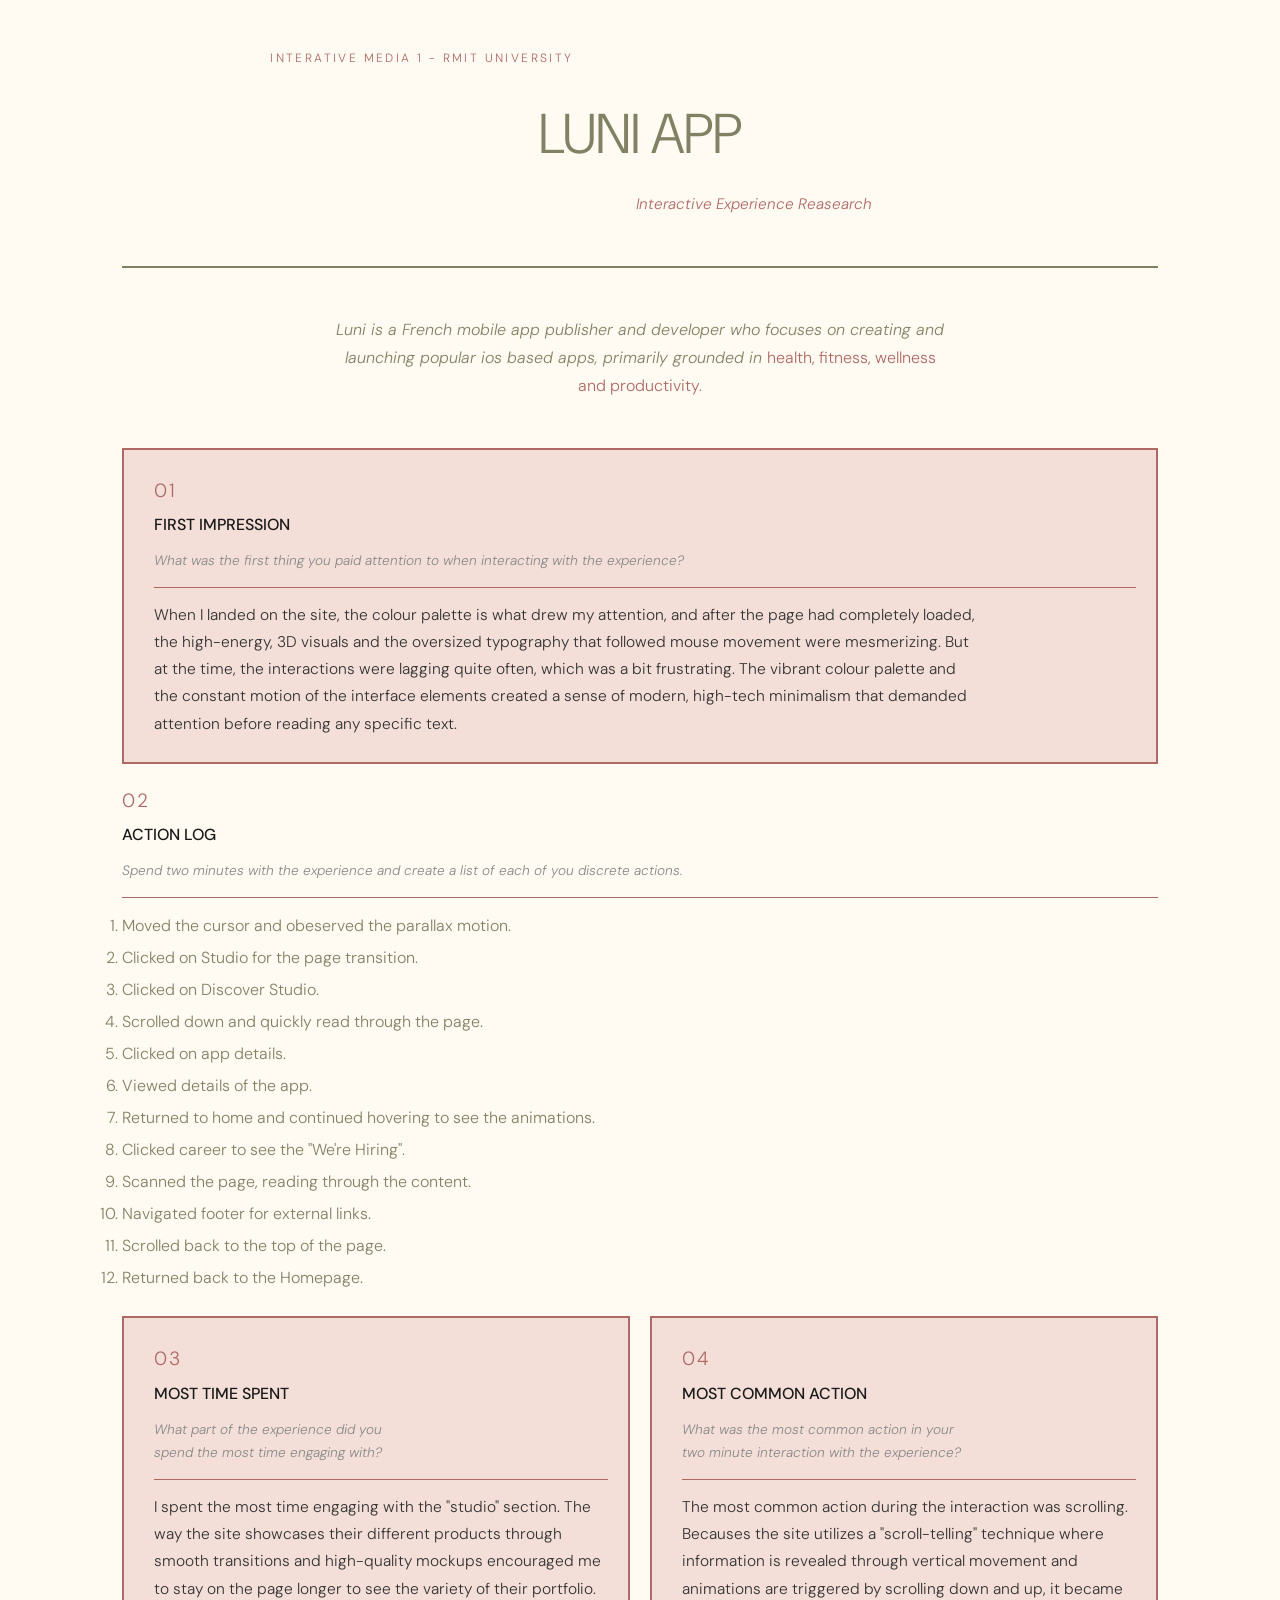
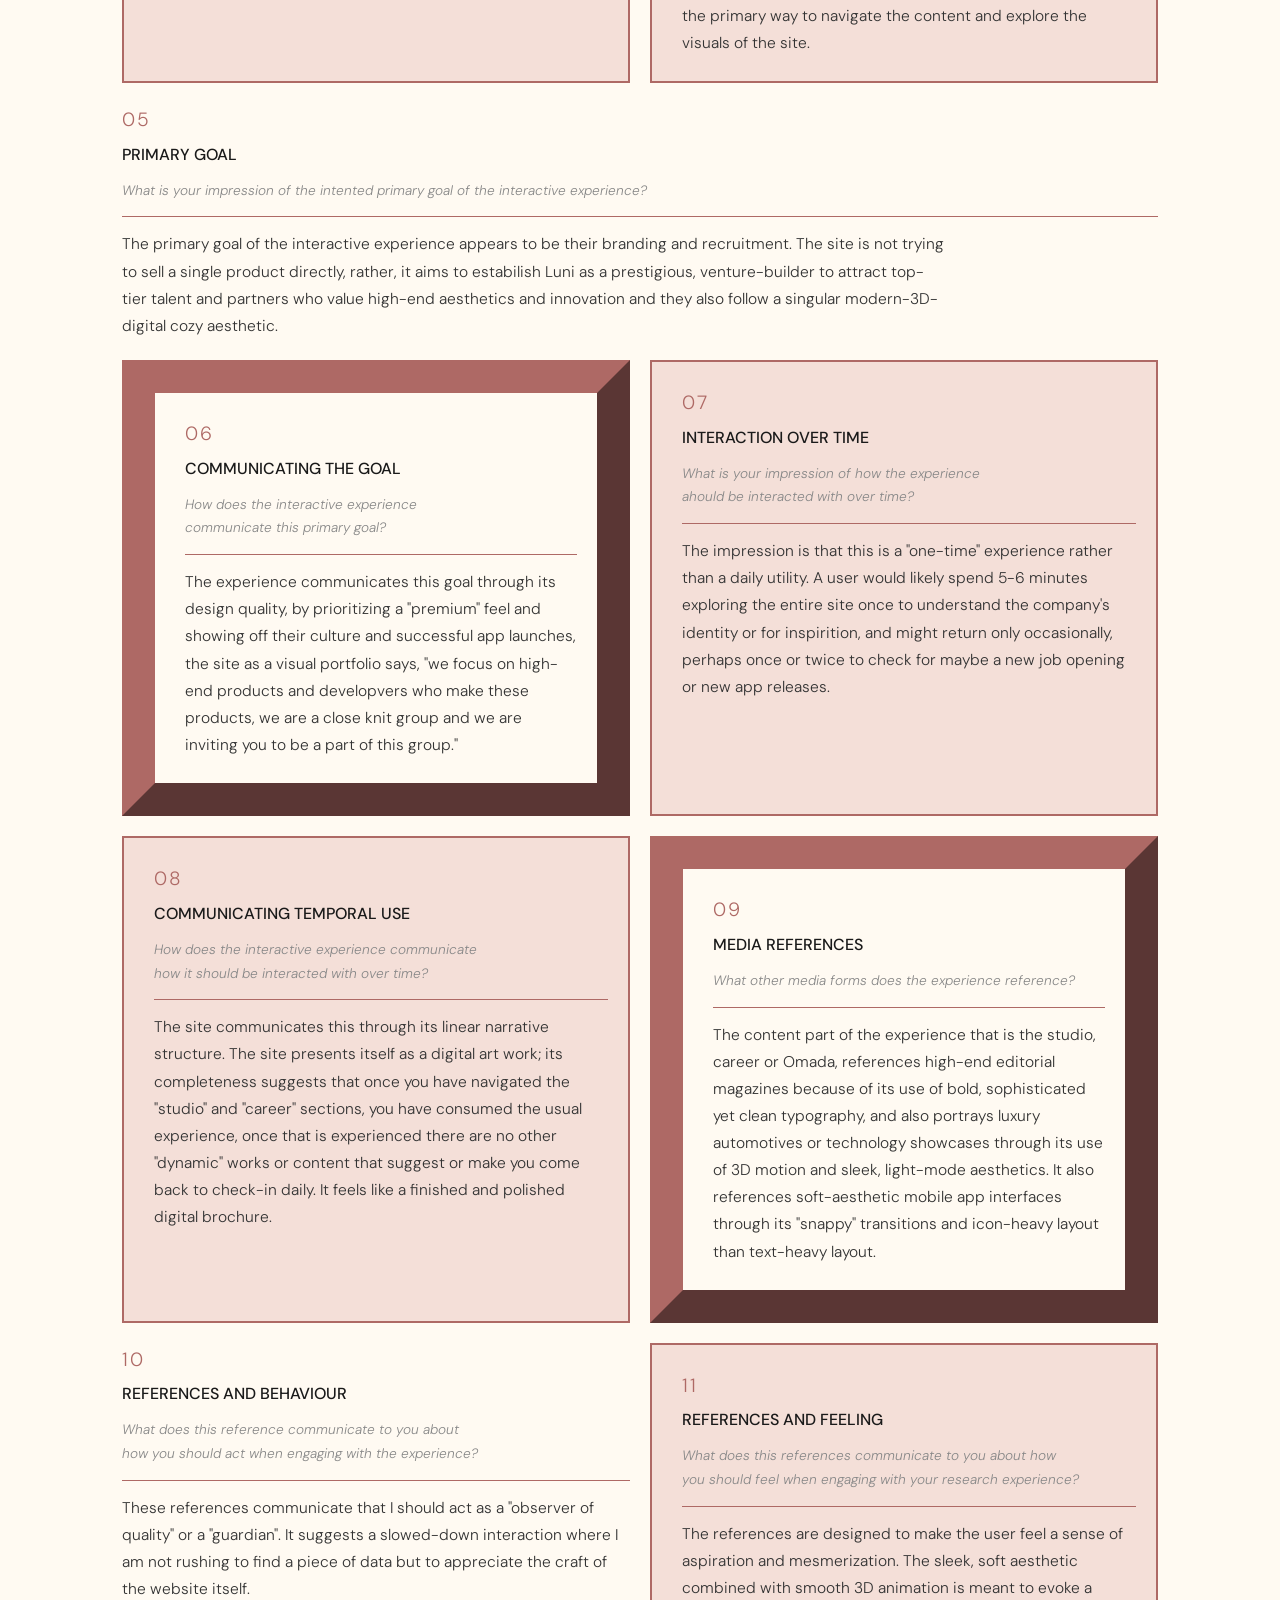
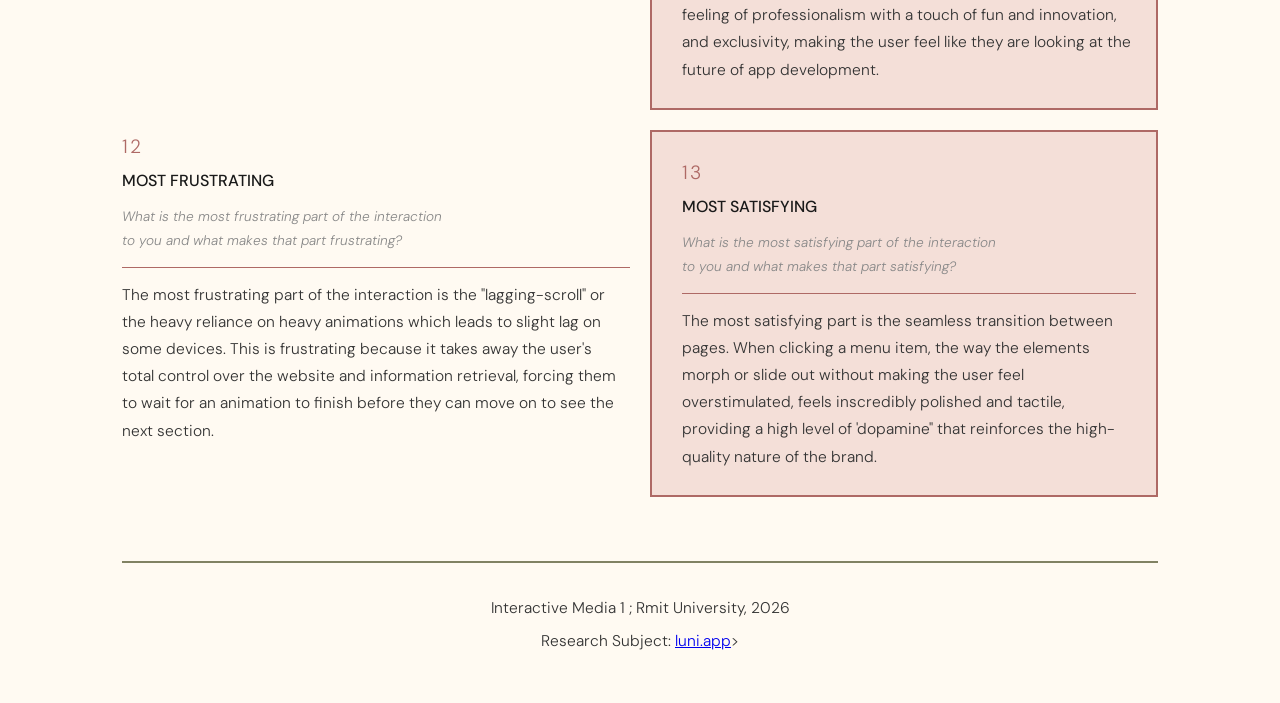
<file: assigment1/index.html>
<!doctype html>
<html lang="en">
  <head>
    <title>LUNI APP - Research Project</title>
    <link rel="stylesheet" href="reset.css" />
    <link rel="stylesheet" href="style.css" />
   <!--
   -These are DM Sans google fonts that were embedded from fonts.google.com. The reason why DM Sans was chosen is explained in CSS.-->
    <link rel="preconnect" href="https://fonts.googleapis.com" />
    <link rel="preconnect" href="https://fonts.gstatic.com" crossorigin />
    <link
      href="https://fonts.googleapis.com/css2?family=DM+Sans:ital,opsz,wght@0,9..40,100..1000;1,9..40,100..1000&display=swap"
      rel="stylesheet"
    />
    <!--
    -Classes were used to group and identify the elements for styling in CSS, so its easier to assign attributes to a group of elements rather than assigning it individually.
    -Course tag and subtitle adds a heirarchy to the texts making it look very structured and not too empty in the header.
 -->
    
 
    <header>
      <p class="course-tag">Interative Media 1 - RMIT university</p>
      <h1>LUNI APP</h1>
      <p class="subtitle">Interactive Experience Reasearch</p>
    </header>
    <!--
    -Adding a brief note, for the visitor to get an overall idea of the app, before reading the short answers.
 -->

    <section class="intro">
      <p>
        Luni is a French mobile app publisher and developer who focuses on
        creating and launching popular ios based apps, primarily grounded in
        <strong> health, fitness, wellness and productivity.</strong>
      </p>
    </section>
    
    <meta charset="UTF-8" />
    <meta name="viewport" content="width=device-width, initial-scale=1.0" />
    <main>
      <section class="grid">
        <div class="box1">
          <p class="q_no">01</p>
          <h2>FIRST IMPRESSION</h2>
          <h3>
            What was the first thing you paid attention to when interacting with
            the experience?
          </h3>
          <p>
            When I landed on the site, the colour palette is what drew my attention, and
            after the page had completely loaded, the high-energy, 3D visuals
            and the oversized typography that followed mouse movement were
            mesmerizing. But at the time, the interactions were lagging quite
            often, which was a bit frustrating. The vibrant colour palette and
            the constant motion of the interface elements created a sense of
            modern, high-tech minimalism that demanded attention before reading
            any specific text.
          </p>
        </div>
       <!--
        - No images were added to help the visitor focus on the main idea of the website, that is the research content.
        -I am aiming for Editorial Minimalism and I feel adding images would make me divert from my main aim.
    
 -->
        <div class="box_expanded">
          <p class="q_no">02</p>
          <h2>ACTION LOG</h2>
          <h3>
            Spend two minutes with the experience and create a list of each of
            you discrete actions.
          </h3>
          <ol>
            <li>Moved the cursor and obeserved the parallax motion.</li>
            <li>Clicked on Studio for the page transition.</li>
            <li>Clicked on Discover Studio.</li>
            <li>Scrolled down and quickly read through the page.</li>
            <li>Clicked on app details.</li>
            <li>Viewed details of the app.</li>
            <li>
              Returned to home and continued hovering to see the animations.
            </li>
            <li>Clicked career to see the "We're Hiring".</li>
            <li>Scanned the page, reading through the content.</li>
            <li>Navigated footer for external links.</li>
            <li>Scrolled back to the top of the page.</li>
            <li>Returned back to the Homepage.</li>
          </ol>
        </div>

        <div class="box">
          <p class="q_no">03</p>
          <h2>MOST TIME SPENT</h2>
          <h3>
            What part of the experience did you spend the most time engaging
            with?
          </h3>
          <p>
            I spent the most time engaging with the "studio" section. The way
            the site showcases their different products through smooth
            transitions and high-quality mockups encouraged me to stay on the
            page longer to see the variety of their portfolio.
          </p>
        </div>
        <div class="box">
          <p class="q_no">04</p>
          <h2>MOST COMMON ACTION</h2>
          <h3>
            What was the most common action in your two minute interaction with
            the experience?
          </h3>
          <p>
            The most common action during the interaction was scrolling.
            Becauses the site utilizes a "scroll-telling" technique where
            information is revealed through vertical movement and animations are
            triggered by scrolling down and up, it became the primary way to
            navigate the content and explore the visuals of the site.
          </p>
        </div>
        <div class="box_expanded">
          <p class="q_no">05</p>
          <h2>PRIMARY GOAL</h2>
          <h3>
            What is your impression of the intented primary goal of the
            interactive experience?
          </h3>
          <p>
            The primary goal of the interactive experience appears to be their
            branding and recruitment. The site is not trying to sell a single
            product directly, rather, it aims to estabilish Luni as a
            prestigious, venture-builder to attract top-tier talent and partners
            who value high-end aesthetics and innovation and they also follow a
            singular modern-3D-digital cozy aesthetic.
          </p>
        </div>
      

        <div class="box_ridge">
          <p class="q_no">06</p>
          <h2>COMMUNICATING THE GOAL</h2>
          <h3>
            How does the interactive experience communicate this primary goal?
          </h3>
          <p>
            The experience communicates this goal through its design quality, by
            prioritizing a "premium" feel and showing off their culture and
            successful app launches, the site as a visual portfolio says, "we
            focus on high-end products and developvers who make these
            products, we are a close knit group and we are inviting you to be a
            part of this group."
          </p>
           </div>
          <div class="box">
            <p class="q_no">07</p>
            <h2>INTERACTION OVER TIME</h2>
            <h3>What is your impression of how the experience ahould be interacted with over time?</h3>
            <p>The impression is that this is a "one-time" experience rather than a daily utility. A user would likely spend 5-6 minutes exploring the entire site once to understand the company's identity or for inspirition, and might return only occasionally, perhaps once or twice to check for maybe a new job opening or new app releases.</p>

        </div>
        <div class="box">
          <p class="q_no">08</p>
          <h2>COMMUNICATING TEMPORAL USE</h2>
          <h3>How does the interactive experience communicate how it should be interacted with over time?</h3>
          <p>The site communicates this through its linear narrative structure. The site presents itself as a digital art work; its completeness suggests that once you have navigated the "studio" and "career" sections, you have consumed the usual experience, once that is experienced there are no other "dynamic" works or content that suggest or make you come back to check-in  daily. It feels like a finished and polished digital brochure.  </p>
        </div>
        <div class="box_ridge">
          <p class="q_no">09</p>
          <h2>MEDIA REFERENCES</h2>
          <h3>What other media forms does the experience reference?</h3>
          <p>
            The content part of the experience that is the studio, career or Omada, references high-end editorial magazines because of its use of bold, sophisticated yet clean typography, and also portrays luxury automotives or technology showcases through its use of 3D motion and sleek, light-mode aesthetics. It also references soft-aesthetic mobile app interfaces through its "snappy" transitions and icon-heavy layout than text-heavy layout.
          </p>
        </div>
        <div class="box2">
        <p class="q_no">10</p>
        <h2>REFERENCES AND BEHAVIOUR</h2>
        <h3>What does this reference communicate to you about how you should act when engaging with the experience?</h3>
        <p>
          These references communicate that I should act as a "observer of quality" or a "guardian". It suggests a slowed-down interaction where I am not rushing to find a piece of data but to appreciate the craft of the website itself. 
        </p>
        </div>
        <div class="box">
          <p class="q_no">11</p>
          <h2>REFERENCES AND FEELING</h2>
          <h3>What does this references communicate to you about how you should feel when engaging with your research experience?</h3>
          <p>
           The references are designed to make the user feel a sense of aspiration and mesmerization. The sleek, soft aesthetic combined with smooth 3D animation is meant to evoke a feeling of professionalism with a touch of fun and innovation, and exclusivity, making the user feel like they are looking at the future of app development. 
          </p>
        </div>
        <div class="box3">
          <p class="q_no">12</p>
          <h2>MOST FRUSTRATING</h2>
          <h3>What is the most frustrating part of the interaction to you and what makes that part frustrating?</h3>
          <p>The most frustrating part of the interaction is the "lagging-scroll" or the heavy reliance on heavy animations which leads to slight lag on some devices. This is frustrating because it takes away the user's total control over the website and information retrieval, forcing them to wait for an animation to finish before they can move on to see the next section.</p>

        </div>
        <div class="box">
          <p class="q_no">13</p>
          <h2>MOST SATISFYING</h2>
          <h3> What is the most satisfying part of the interaction to you and what makes that part satisfying?</h3>
          <p>The most satisfying part is the seamless transition between pages. When clicking a menu item, the way the elements morph or slide out without making the user feel overstimulated, feels inscredibly polished and tactile, providing a high level of 'dopamine" that reinforces the high-quality nature of the brand.</p>
        </div>



      </section>
    </main>
    <!--
        - Added a footer to mark the end of the page, and providing a link to Luni app for easy access.
    
 -->
    <footer>
      <p>Interactive Media 1 ; Rmit University, 2026</p>
      <p>Research Subject: <a href="https://www.luni.app/" target="_blank">luni.app</a>></a></p>
    </footer>
    </body>
  </head>
</html>
</file>
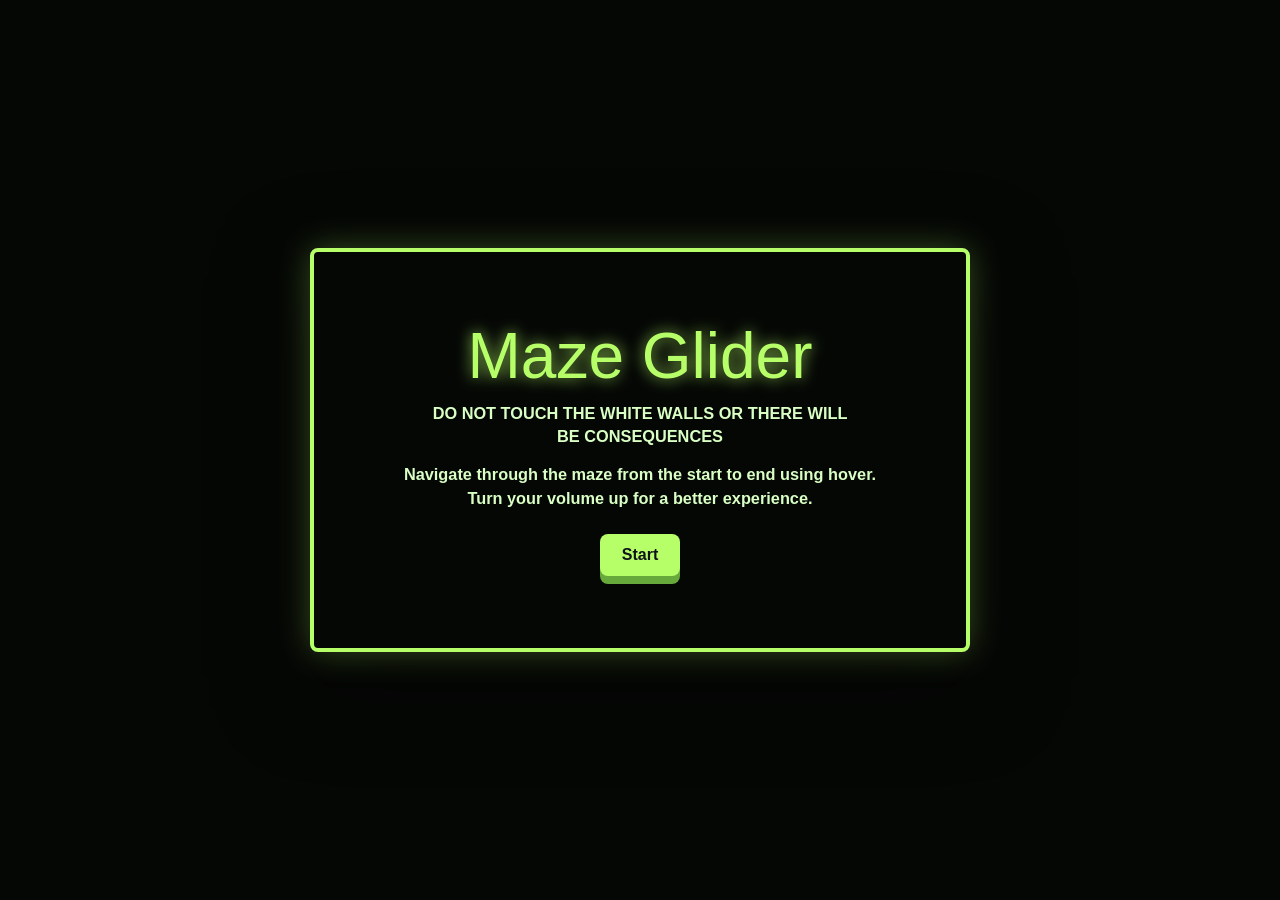
<file: Assignment 3/index.html>
<!doctype html>
<html lang="en">
  <head>
    <meta charset="UTF-8" />
    <meta name="viewport" content="width=device-width, initial-scale=1.0" />
    <title>Maze Glider</title>
    <link rel="stylesheet" href="reset.css" />
    <link rel="stylesheet" href="style.css" />
    <script src="script.js" defer></script>
  </head>
  <body>
    <!--the app shell araps all three screen.
    javascript shows one screen at a time by adding the is-active class.-->
    <main class="app-shell">
      <!--welcome screen
      adding heading and body text to the welcome screen-->
      <section class="screen screen--welcome is-active" id="welcomeScreen">
        <h1 id="welcomeTitle">Maze Glider</h1>
        <p>DO NOT TOUCH THE WHITE WALLS OR THERE WILL BE CONSEQUENCES</p>
        <p>
          Navigate through the maze from the start to end using hover. Turn your
          volume up for a better experience.
        </p>
        <!--adding a start button so they can enter the maze game-->
        <button class="primary-button" id="startButton" type="button">
          Start
        </button>
      </section>
      <!--game screen
      adding heading and eyebrow text above the maze -->
      <section class="screen screen--game" id="gameScreen">
        <div class="game-header">
          <div>
            <p class="eyebrow">Maze Glider</p>
            <h1 id="mazeTitle">Be careful you do not want to anger them...</h1>
          </div>
          <!--creating a restart button if they are not satisfied they can restart again-->
          <button class="ghost-button" id="restartButton" type="button">
            Restart
          </button>
        </div>
        <!--defining the maze and adding the images for the start and end of the maze-->
        <div class="maze-wrap">
          <div class="maze-board" id="mazeBoard">
            <div class="start-zone" id="startZone">
              <img src="cat.png" alt="cat start" />
            </div>
            <div class="end-zone" id="endZone">
              <img src="food.png" alt="food end" />
            </div>
            <!--layer that will hold the glowing trail that will follow the cursor-->
            <div class="player" id="player"></div>
            <div class="trail-layer" id="trailLayer"></div>
          </div>
        </div>
        <!--adding the stats cards that will sit under the maze with number of attempts, their tier and best record-->
        <div class="stats-grid">
          <article>
            <span>Attempts</span>
            <strong id="attemptsBox">0</strong>
          </article>
          <article>
            <span>Tier</span>
            <strong id="tierBox">Untested</strong>
          </article>
          <article>
            <span>Best Record</span>
            <strong id="bestBox">Not finished yet</strong>
          </article>
        </div>
      </section>
      <!--the calm picture that will appear when the player gets to the end point with heading and body text and a play again button-->
      <section class="screen screen--success" id="successScreen">
        <img class="calm-img" src="end.png" alt="landscape" />
        <p class="eyebrow">Congratulations</p>
        <h1 class="successTitle">You Survived!!</h1>
        <p id="finishSummary">You Survived Through The Maze</p>
        <button class="primary-button" id="playAgainButton" type="button">
          Play Again
        </button>
      </section>
    </main>
    <!--scare images-->
    <div class="scare-overlay" id="scareOverlay">
      <img class="scare-image" src="1.jpg" alt="scary image" />
      <img class="scare-image" src="2.jpg" alt="scary image" />
      <img class="scare-image" src="3.png" alt="scary image" />
    </div>
    <!--screaming audio and calm audio-->
    <audio id="screamAudio" src="scream.mp3" preload="auto"></audio>
    <audio id="calmAudio" src="calm.mp3" preload="auto" loop></audio>
  </body>
</html>
</file>
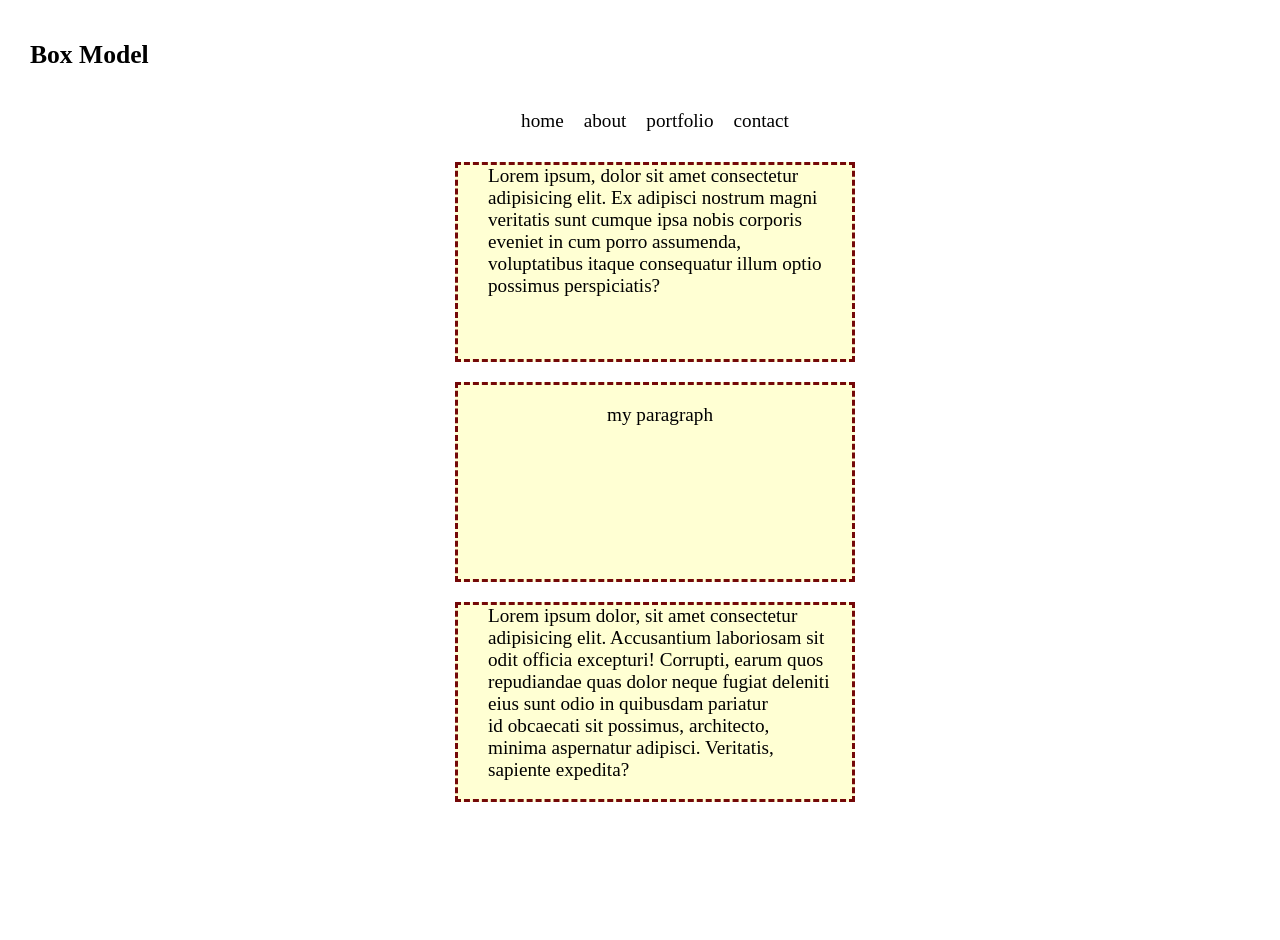
<file: week 4/index.html>
<!doctype html>
<html lang="en">
  <head>
    <meta charset="UTF-8" />
    <meta name="viewport" content="width=device-width, initial-scale=1.0" />
    <title>box model practice</title>
    <link rel="stylesheet" href="reset.css" />
    <link rel="stylesheet" href="style.css" />
  </head>
  <body>
    <h1>Box Model</h1>
    <ul>
      <li><a href="home.html"></a>home</li>
      <li><a href="about.html"></a>about</li>
      <li><a href="portfolio.html"></a>portfolio</li>
      <li><a href="conatct.html"></a>contact</li>
    </ul>

    <p>
      Lorem ipsum, dolor sit amet consectetur adipisicing elit. Ex adipisci
      nostrum magni veritatis sunt cumque ipsa nobis corporis eveniet in cum
      porro assumenda, voluptatibus itaque consequatur illum optio possimus
      perspiciatis?
    </p>
    <p class="vcenter">my paragraph</p>
    <p>
      Lorem ipsum dolor, sit amet consectetur adipisicing elit. Accusantium
      laboriosam sit odit officia excepturi! Corrupti, earum quos repudiandae
      quas dolor neque fugiat deleniti eius sunt odio in quibusdam pariatur id
      obcaecati sit possimus, architecto, minima aspernatur adipisci. Veritatis,
      sapiente expedita?
    </p>
  </body>
</html>
</file>
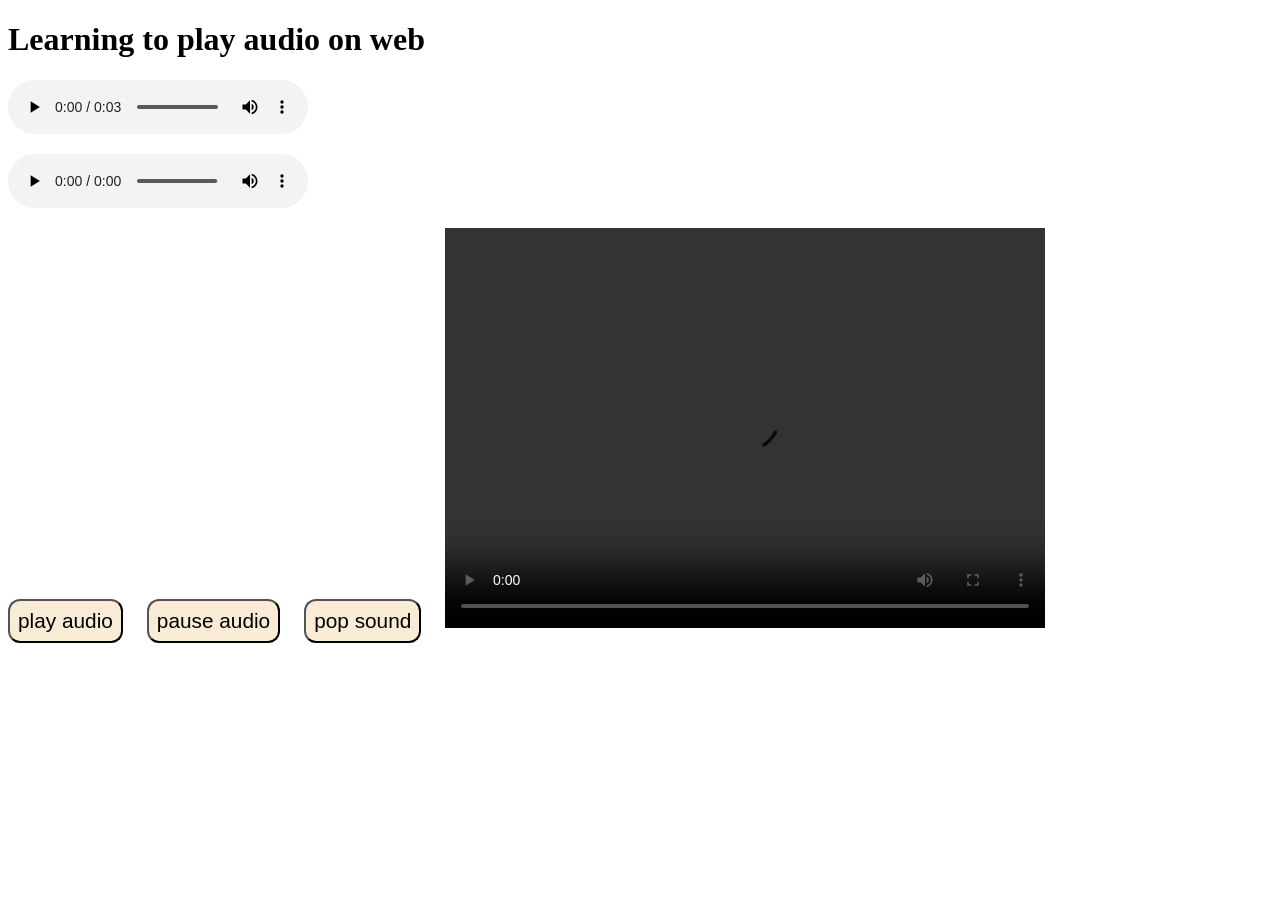
<file: week 7/index.html>
<!doctype html>
<html lang="en">
  <head>
    <meta charset="UTF-8" />
    <meta name="viewport" content="width=device-width, initial-scale=1.0" />
    <link rel="stylesheet" href="style.css" />
    <script src="script.js" defer></script>
    <title>Audio on web</title>
  </head>
  <body>
    <h1>Learning to play audio on web</h1>
    <audio src="airport (1).mp3" controls id="airport-audio"></audio>
    <audio src="pop.mp3" controls id="pop-audio"></audio>
    <button id="play-button">play audio</button>
    <button id="pause-button">pause audio</button>
    <button id="pop-button">pop sound</button>
    <video src="stardust (1).mp4" controls id="my-video"></video>
  </body>
</html>
</file>
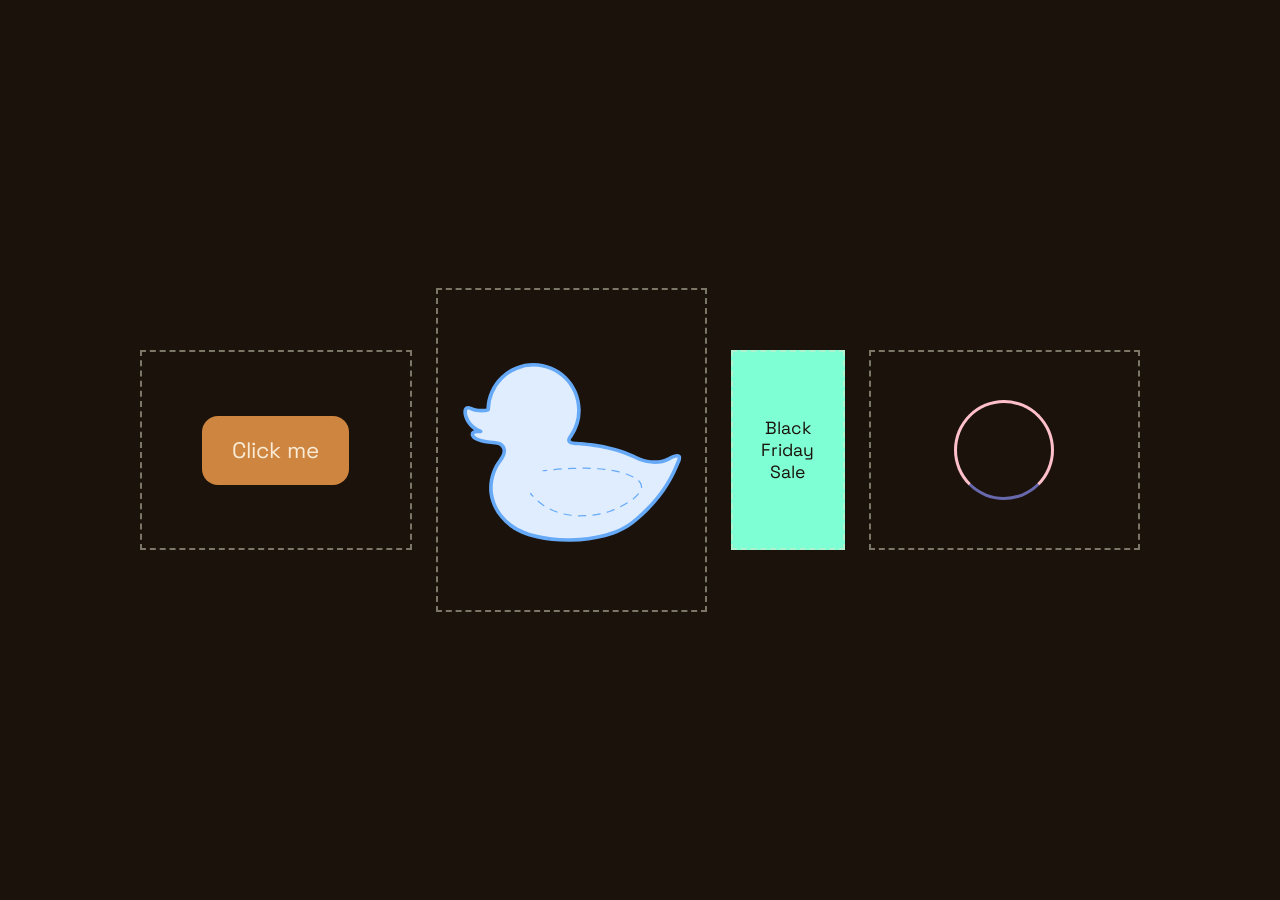
<file: week 9/index.html>
<!doctype html>
<html lang="en">
  <head>
    <meta charset="UTF-8" />
    <meta name="viewport" content="width=device-width, initial-scale=1.0" />
    <title>CSS animations</title>
    <link rel="preconnect" href="https://fonts.googleapis.com" />
    <link rel="preconnect" href="https://fonts.gstatic.com" crossorigin />
    <link
      href="https://fonts.googleapis.com/css2?family=Luckiest+Guy&family=Space+Grotesk&display=swap"
      rel="stylesheet"
    />
    <link rel="stylesheet" href="reset.css" />
    <link rel="stylesheet" href="style.css" />
    <script src="script.js" defer></script>
  </head>
  <body>
    <div class="outer">
      <button id="my-button">Click me</button>
    </div>
    <div class="outer">
      <svg
        width="300px"
        height="300px"
        viewBox="0 0 1024 1024"
        id="duck"
        class="icon"
        version="1.1"
        xmlns="http://www.w3.org/2000/svg"
      >
        <path
          d="M913.88 548.4c-66.14 35.43-141.83-7.68-141.83-7.68-112.76-53.91-246.31-55.82-246.31-55.82-34.09-2.34-25.47-17.51-20.69-25.88 0.73-1.27 1.74-2.36 2.59-3.56a187.06 187.06 0 0 0 34.17-108.08c0-103.78-84.13-187.92-187.92-187.92C251 159.47 167.37 242.24 166 344.87c-1 3.81-42.28 9.32-73-5.06-40-18.71-25.08 73.65 42.35 95.45l-2.31-0.1c-28.06-1.52-30.8 7.68-30.8 7.68s-16.14 29.75 83.13 38.37c31.39 2.72 35.71 8.11 42 16.64 11.92 16.14 3.57 39.25-12.15 59-44.53 55.77-71.84 180.68 49.78 270.85 103.12 76.47 377.65 79.95 497.37-15.13 108-85.76 156.72-170.47 185.79-241.14 3.9-9.54 31.84-58.43-34.28-23.03z"
          fill="#DFEDFF"
          id="duck-icon"
        />
        <path
          d="M497.6 892c-45.54 0-90.26-4.72-129.91-13.76-44.48-10.13-81.54-25.54-107.18-44.55-51.15-37.93-81.9-86.48-88.93-140.4-7.75-59.47 14.44-111.93 37.79-141.21 5.94-7.45 24.37-33.06 12-49.83-5.31-7.2-8.24-11.16-36.63-13.62-49.83-4.32-79.54-14.77-88.3-31A20 20 0 0 1 95.31 440c1-2.48 3.9-7 12.58-9.9-25-17-39.75-43.45-43.46-65.14-2.49-14.57 0.26-25.73 7.75-31.43 4.34-3.31 12-6.08 24-0.48 22.57 10.56 52.33 9.36 62.45 7.08A195.41 195.41 0 0 1 353.9 152c107.75 0 195.42 87.66 195.42 195.42a194.18 194.18 0 0 1-35.54 112.4c-0.39 0.55-0.8 1.09-1.22 1.62a14.24 14.24 0 0 0-1 1.35c-1.33 2.32-4.44 7.76-3.45 9.6 0.09 0.16 2.3 4 18 5.07 3.19 0.06 35.67 0.78 81.68 7.77 43.83 6.66 108.47 20.53 167.55 48.77l0.48 0.25c0.72 0.41 73 40.58 134.58 7.58l3.54 6.61-3.54-6.61c26.78-14.35 41.69-17.16 49.86-9.43 10 9.45 1.46 27.71-3.64 38.63-0.64 1.38-1.2 2.56-1.5 3.3C930.2 634.73 883.66 725.8 767 818.44c-29.48 23.42-68.66 41.78-116.44 54.6-43.33 11.62-92.79 18.16-143 18.92q-4.99 0.04-9.96 0.04zM108.93 446.26c-0.19 0.58-0.51 2.28 1 4.7 3.12 5.13 16.77 17.6 76.12 22.75 31.67 2.75 39.06 8.37 47.4 19.66 12.64 17.12 8 42.58-12.32 68.09-21.43 26.87-41.79 75.1-34.65 129.91a171.55 171.55 0 0 0 23.39 66.51c14.09 23.45 34.14 44.91 59.6 63.79 48 35.59 139.14 56.78 237.88 55.29 49-0.74 97.21-7.11 139.36-18.41 45.79-12.28 83.13-29.73 111-51.86C871.59 716.23 917 627.47 941.2 568.58c0.43-1.06 1-2.33 1.78-3.94a113.36 113.36 0 0 0 5.47-13.25c1.59-5 1.45-7.32 1.31-8.1-1.55-0.37-8.86-0.86-32.33 11.71-28.67 15.36-63.59 18.86-101 10.14a197.41 197.41 0 0 1-47.86-17.77c-109.85-52.44-241.64-55-243-55h-0.4c-16.57-1.14-26.21-5.26-30.34-13-4.9-9.16 0.67-18.89 3.66-24.12a25.75 25.75 0 0 1 2.2-3.16c0.26-0.33 0.52-0.66 0.76-1a179.26 179.26 0 0 0 32.8-103.76C534.32 247.9 453.38 167 353.9 167a180.41 180.41 0 0 0-180.38 178 7.5 7.5 0 0 1-0.25 1.83 9.3 9.3 0 0 1-5.5 6c-9.4 4.38-48.35 7.63-77.94-6.22-3.92-1.83-7.12-2.27-8.56-1.18-2.11 1.61-3.65 7.6-2.05 17 3.4 19.92 21.78 53.87 58.44 65.72a7.5 7.5 0 0 1-2.66 14.59l-2.31-0.1c-17.46-0.94-22.63 2.51-23.63 3.37z m-0.09 0.14z"
          fill="#66A9F7"
        />
        <path
          d="M393.54 600.36a2.5 2.5 0 0 1-0.35-5c0.05 0 5.5-0.79 14.94-1.9a2.5 2.5 0 0 1 0.58 5c-9.37 1.1-14.76 1.87-14.82 1.88zM550.28 786.86c-3.57 0-7.16-0.05-10.67-0.16a2.5 2.5 0 1 1 0.15-5c9.75 0.29 19.84 0.17 29.92-0.36a2.5 2.5 0 0 1 0.26 5c-6.58 0.35-13.2 0.52-19.66 0.52z m-40.63-2.39h-0.3a301.55 301.55 0 0 1-29.93-5.15 2.5 2.5 0 0 1 1.1-4.88 296.47 296.47 0 0 0 29.43 5.06 2.5 2.5 0 0 1-0.3 5z m90.17-0.83a2.5 2.5 0 0 1-0.31-5 420.3 420.3 0 0 0 29.56-4.86 2.5 2.5 0 0 1 1 4.9c-9.89 2-20 3.65-29.92 4.92z m59.05-11.93a2.5 2.5 0 0 1-0.68-4.91c9.47-2.67 14.94-4.66 15-4.68s5.09-2 13.08-5.51a2.5 2.5 0 0 1 2 4.58c-8.1 3.56-13.28 5.59-13.33 5.61-0.28 0.1-5.73 2.09-15.4 4.82a2.49 2.49 0 0 1-0.67 0.09zM451 771.14a2.5 2.5 0 0 1-0.82-0.14 252.81 252.81 0 0 1-28.09-11.65 2.5 2.5 0 1 1 2.19-4.49 247.67 247.67 0 0 0 27.53 11.42 2.5 2.5 0 0 1-0.82 4.86z m263.58-22.69a2.5 2.5 0 0 1-1.14-4.73c9.37-4.78 18.21-9.68 26.25-14.54a2.5 2.5 0 0 1 2.59 4.28c-8.15 4.92-17.09 9.87-26.56 14.71a2.49 2.49 0 0 1-1.14 0.28zM397 744.72a2.49 2.49 0 0 1-1.37-0.41 239.3 239.3 0 0 1-24.3-18.31 2.5 2.5 0 0 1 3.25-3.8 234.35 234.35 0 0 0 23.8 17.91 2.5 2.5 0 0 1-1.37 4.59z m369-27.78a2.5 2.5 0 0 1-1.52-4.48 135.63 135.63 0 0 0 21.63-20.14 2.5 2.5 0 0 1 3.84 3.2 140.53 140.53 0 0 1-22.43 20.91 2.49 2.49 0 0 1-1.52 0.51z m34.69-47.28h-0.2a2.5 2.5 0 0 1-2.29-2.69c0.06-0.75 0.09-1.5 0.09-2.24 0-7.94-3.54-15.6-10.52-22.75a2.5 2.5 0 1 1 3.58-3.49c7.92 8.12 11.94 16.95 11.94 26.24 0 0.87 0 1.76-0.11 2.64a2.5 2.5 0 0 1-2.51 2.28z m-35.75-44.08a2.49 2.49 0 0 1-1.14-0.28l-1.44-0.73a224.37 224.37 0 0 0-26-10.88A2.5 2.5 0 0 1 738 609a229.39 229.39 0 0 1 26.55 11.13l1.49 0.75a2.5 2.5 0 0 1-1.14 4.73z m-56.63-20.28a2.5 2.5 0 0 1-0.6-0.07c-9.21-2.27-19.07-4.32-29.33-6.1a2.5 2.5 0 0 1 0.85-4.93c10.37 1.79 20.35 3.87 29.67 6.17a2.5 2.5 0 0 1-0.6 4.93z m-269.93-10a2.5 2.5 0 0 1-0.23-5c9.94-0.92 20.07-1.74 30.09-2.44a2.5 2.5 0 0 1 0.35 5c-10 0.7-20.07 1.51-30 2.43z m210.6-0.46h-0.29c-9.56-1.12-19.62-2.06-29.9-2.81a2.5 2.5 0 0 1 0.36-5c10.35 0.75 20.49 1.71 30.12 2.83a2.5 2.5 0 0 1-0.29 5z m-150.48-3.69a2.5 2.5 0 0 1-0.12-5c10.16-0.48 20.31-0.83 30.18-1a2.5 2.5 0 1 1 0.11 5c-9.83 0.22-19.94 0.57-30.05 1z m90.38-0.71h-0.09c-9.73-0.35-19.84-0.55-30-0.6a2.5 2.5 0 0 1 0-5c10.26 0.05 20.42 0.26 30.2 0.61a2.5 2.5 0 0 1-0.09 5zM351.56 705.86a2.49 2.49 0 0 1-1.85-0.81c-3.37-3.69-6.69-7.55-9.88-11.48a2.5 2.5 0 1 1 3.88-3.15c3.13 3.86 6.39 7.65 9.69 11.26a2.5 2.5 0 0 1-1.85 4.19z"
          fill="#66A9F7"
        />
      </svg>
    </div>
    <div class="outer" id="box">Black Friday Sale</div>
    <div class="outer">
      <div id="loader"></div>
    </div>
  </body>
</html>
</file>
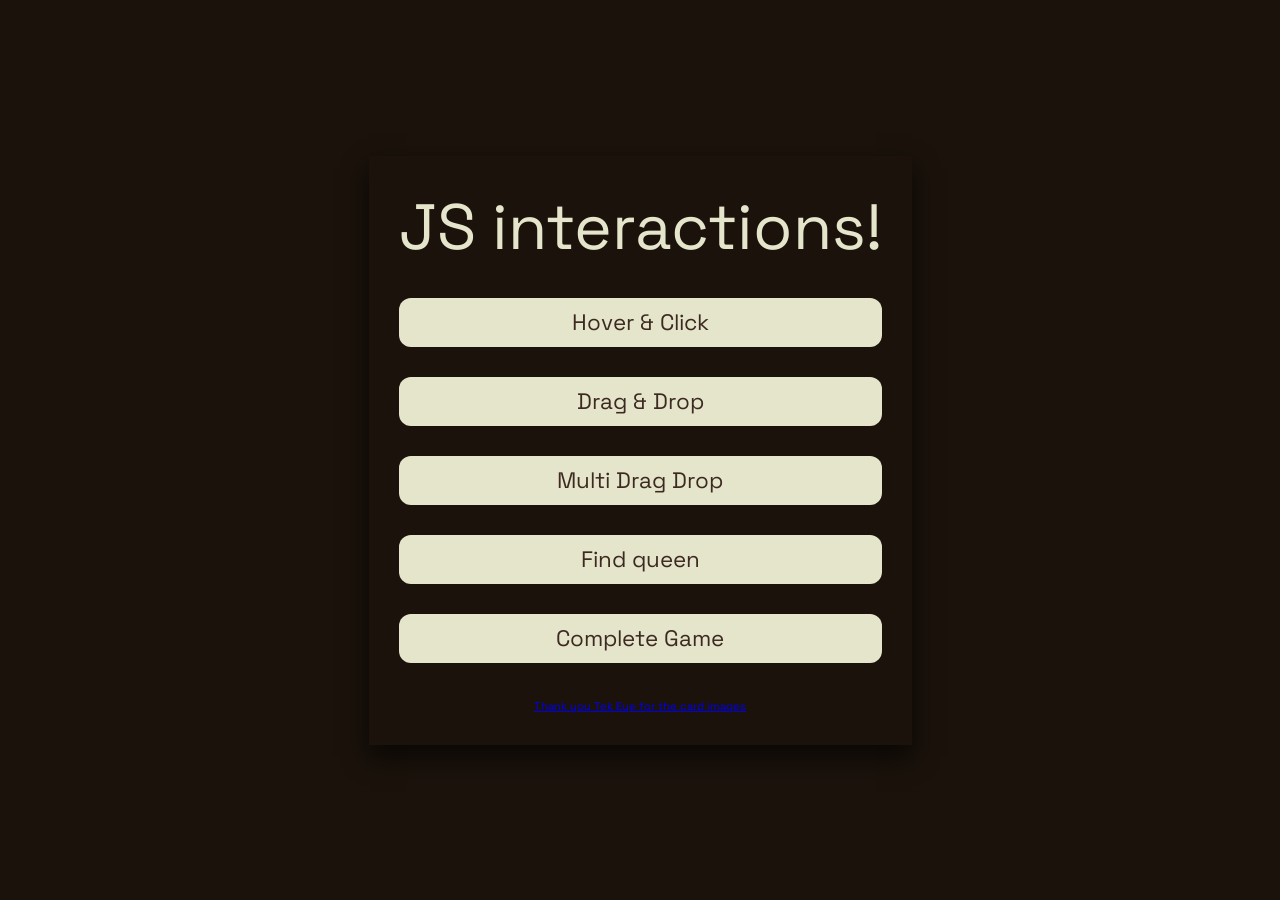
<file: week10/index.html>
<!doctype html>
<html lang="en">
  <head>
    <meta charset="UTF-8" />
    <meta name="viewport" content="width=device-width, initial-scale=1.0" />
    <title>Cards</title>
    <link rel="preconnect" href="https://fonts.googleapis.com" />
    <link rel="preconnect" href="https://fonts.gstatic.com" crossorigin />
    <link
      href="https://fonts.googleapis.com/css2?family=Luckiest+Guy&family=Space+Grotesk&display=swap"
      rel="stylesheet"
    />
    <link rel="stylesheet" href="reset.css" />
    <link rel="stylesheet" href="style.css" />
    <script src="script.js" defer></script>
  </head>
  <body>
    <div id="button-container">
      <h1>JS interactions!</h1>
      <button id="hoverclick-button">Hover & Click</button>
      <button id="dragdrop-button">Drag & Drop</button>
      <button id="multidragdrop-button">Multi Drag Drop</button>
      <button id="findqueen-button">Find queen</button>
      <button id="completegame-button">Complete Game</button>
      <p>
        <a href="https://www.tekeye.uk/playing_cards/svg-playing-cards"
          >Thank you Tek Eye for the card images</a
        >
      </p>
    </div>
  </body>
</html>
</file>
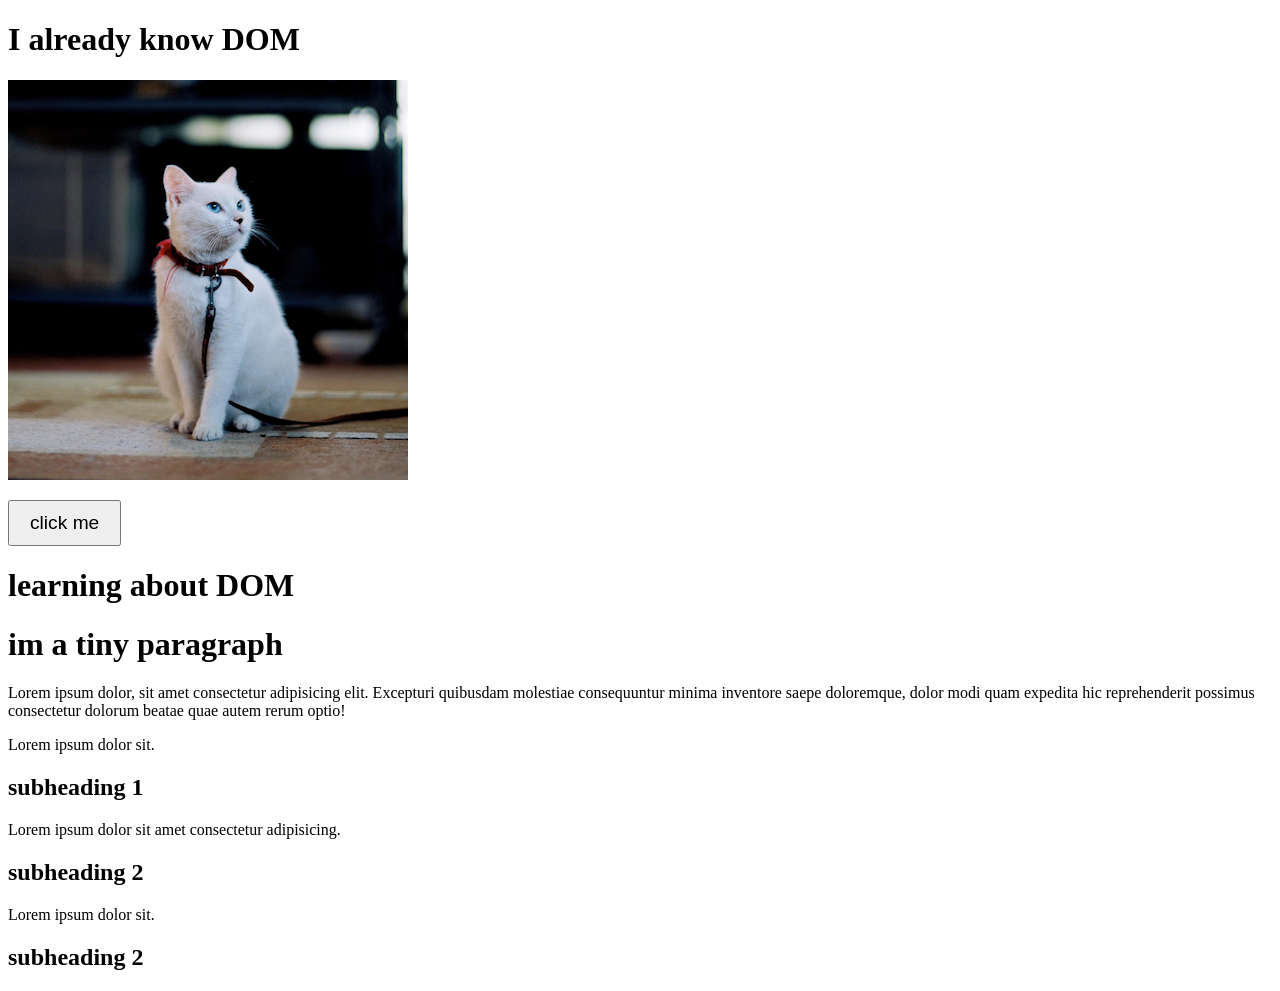
<file: week6/index.html>
<!doctype html>
<html lang="en">
  <head>
    <meta charset="UTF-8" />
    <meta name="viewport" content="width=device-width, initial-scale=1.0" />
    <link rel="stylesheet" href="style.css" />
    <title>Document</title>
    <h1>Learning about DOM</h1>
    <img src="cat.png" alt="this is a cat" id="my-cat">
    <button id="my-button" >click me</button>
    <script src="script2.js" defer></script>
<head>
        <h1>learning about DOM</h1>
        <h1>im a tiny paragraph</h1>
    </head>
  </head>
  <body>
    
    <p>
        <p>Lorem ipsum dolor, sit amet consectetur adipisicing elit. Excepturi quibusdam molestiae consequuntur minima inventore saepe doloremque, dolor modi quam expedita hic reprehenderit possimus consectetur dolorum beatae quae autem rerum optio!</p>
    </p>
    <p class="blue-color">Lorem ipsum dolor sit.</p>
    <h2 id="subhead-1"> subheading 1</h2>
    <p>Lorem ipsum dolor sit amet consectetur adipisicing.</p>
    <h2 class="=blue-color"> subheading 2</h2>
    <p><p>Lorem ipsum dolor sit.</p></p>
    <h2 class="=blue-color"> subheading 2</h2>
  </body>
</html>
</file>
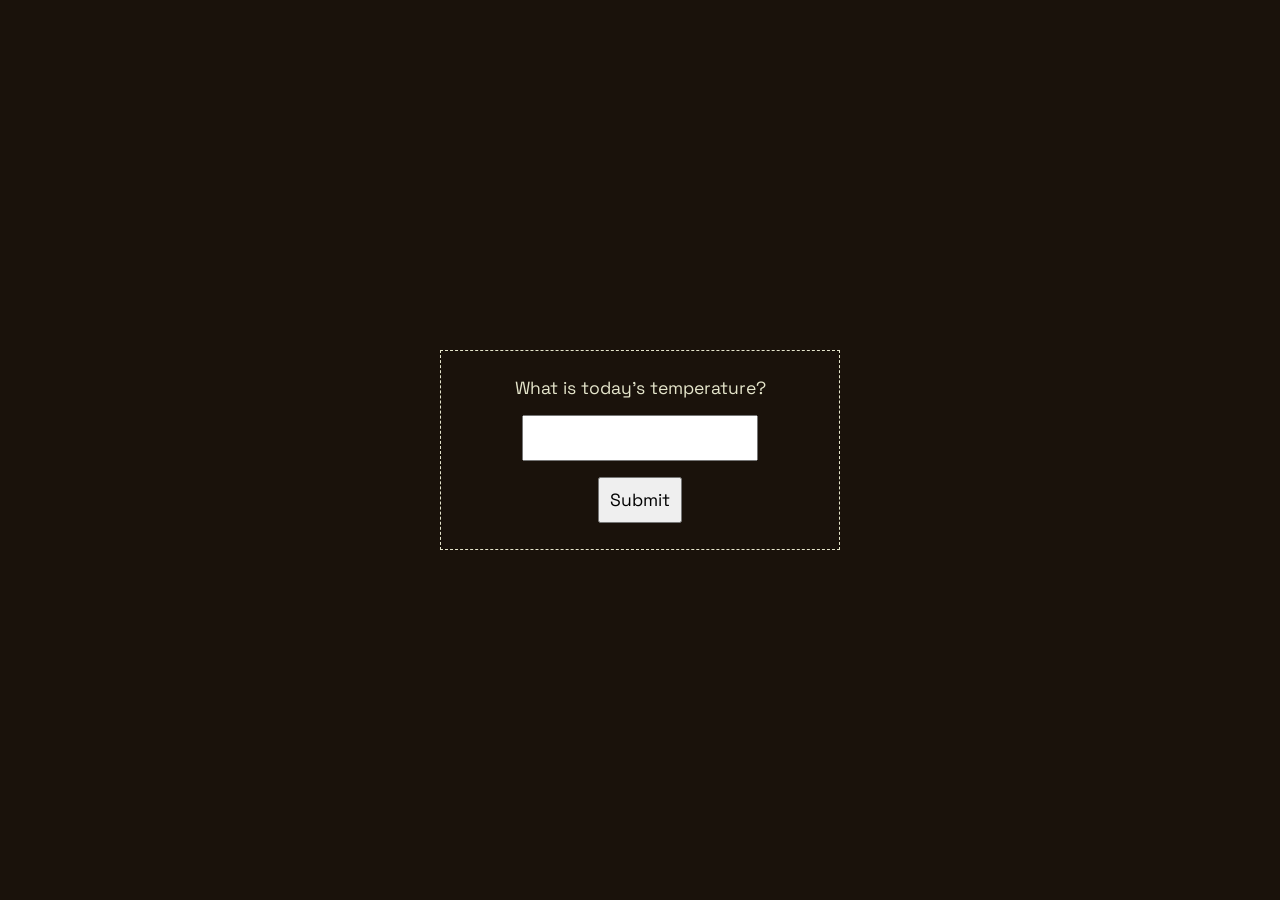
<file: assigment1/weather/index.html>
<!doctype html>
<html lang="en">
  <head>
    <meta charset="UTF-8" />
    <meta name="viewport" content="width=device-width, initial-scale=1.0" />
    <title>JS examples</title>
    <link rel="preconnect" href="https://fonts.googleapis.com" />
    <link rel="preconnect" href="https://fonts.gstatic.com" crossorigin />
    <link
      href="https://fonts.googleapis.com/css2?family=Luckiest+Guy&family=Space+Grotesk&display=swap"
      rel="stylesheet"
    />
    <link rel="stylesheet" href="reset.css" />
    <link rel="stylesheet" href="style.css" />
    <script src="script.js" defer></script>
  </head>
  <body>
    <!-- <h1>JS examples</h1> -->
    <div class="outer">
      <p>What is today's temperature?</p>
      <input type="number" id="myTemp" />
      <button id="submit" onclick="checkWeather()">Submit</button>
    </div>
  </body>
</html>
</file>
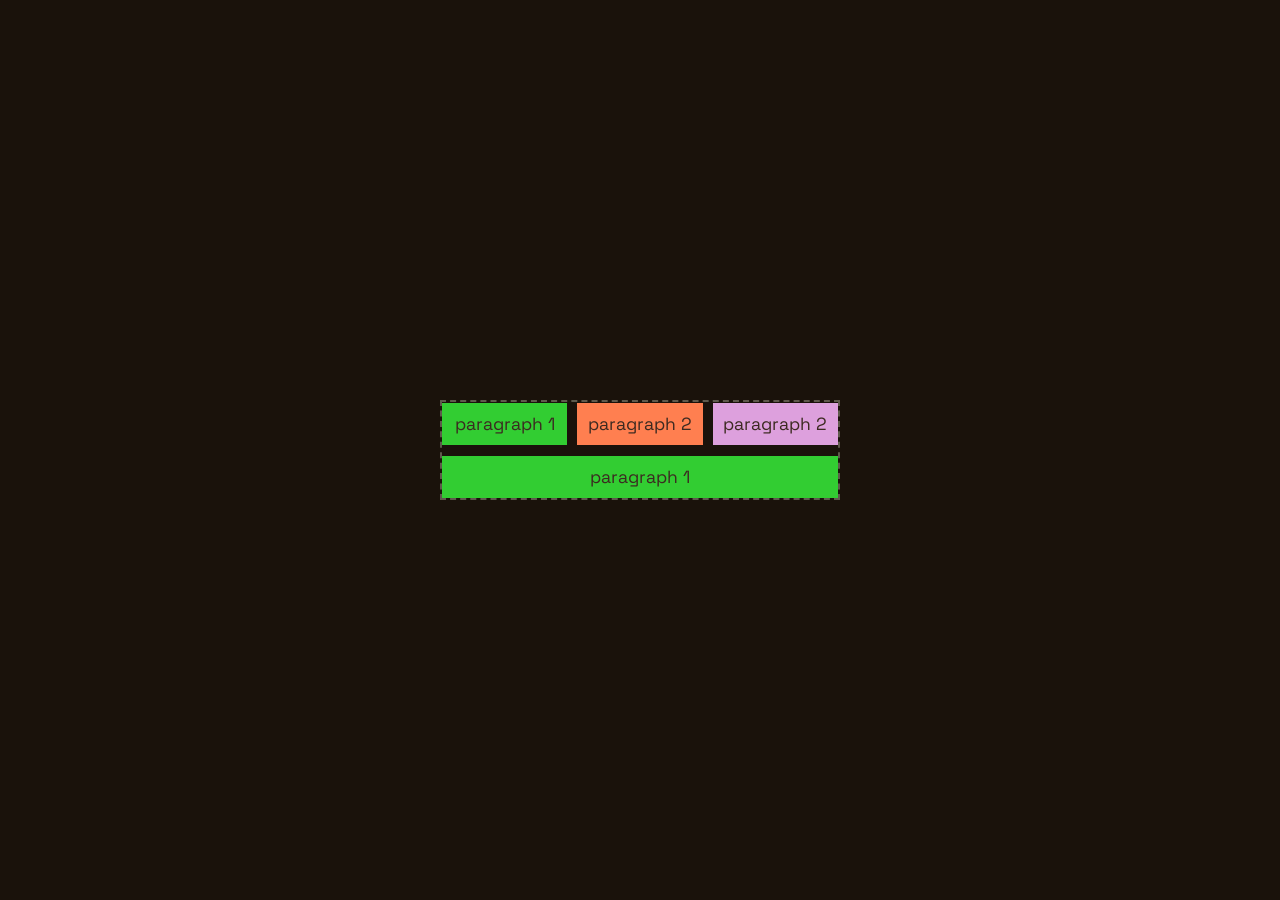
<file: week 4/flex/index.html>
<!doctype html>
<html lang="en">
  <head>
    <meta charset="UTF-8" />
    <meta name="viewport" content="width=device-width, initial-scale=1.0" />
    <title>Flexbox example</title>
    <link rel="preconnect" href="https://fonts.googleapis.com" />
    <link rel="preconnect" href="https://fonts.gstatic.com" crossorigin />
    <link
      href="https://fonts.googleapis.com/css2?family=Luckiest+Guy&family=Space+Grotesk&display=swap"
      rel="stylesheet"
    />
    <link rel="stylesheet" href="reset.css" />
    <link rel="stylesheet" href="style.css" />
  </head>
  <body>
    <div class="outer">
      <div class="limebox">paragraph 1</div>
      <div class="coralbox">paragraph 2</div>
      <div class="plumbox">paragraph 2</div>
      <div class="limebox">paragraph 1</div>
    </div>
  </body>
</html>
</file>
<file: assigment1/style.css>
/* 
DESIGN STRUCTURE
The chosen Luni App follows a soft palette ( use of soft shades of pink, purple, whites, etc), modern minimalism (use of generous blank space, soft color and bold typography), and stylized visuals (3D), while follwing this aesthetic into my design I also added certain personal touches.Like:

-Warm cream background (#fffaf2), and a pale pink and peach shade (#f4dfd8), mirrors Luni's soft palette.
-Instead of using consistent layout of answers throughout the page, I decided to add different kinds of layouts, where not all of the answers are in a box or in a consistent grid on the page, without it looking disorganized.
-Made use of bold yet tame colors which add a personal touch in the color palette, making it unique from Luni, using pale olive green (#818263), and a rusted rose pink (#ae6965), adding a elegant and sort of a vintage touch.
-The use of light weight DM Sans, comes from oberving Luni, the idea is that the person visiting this page, from the first look itself gets the idea of what Luni feels like through the colors and typography.
-The mix of solid and ridge borders on the box was a deliberate design decision, to avoid the page feeling too uniform. When every box looks identical the eye stops follwing them and the user loses their attention, so changing the style of the boxes created a subtle rhythm without being too complex, gentle for the eyes of the user, highlighting the overall idea of Luni.
-I chose ridge box to add a personal touch of elegance to the page.
-Ridge adds a 3D element into the design that conincides with Luni.

*/

body {
  background-color: #fffaf2;
  color: #818263;
  font-family: "DM Sans", sans-serif;
  font-weight: 300;
  font-size: 1rem;
  line-height: 1.75;
  max-width: 1100px;
  margin: 0 auto;
  padding: 0 32px;
}

header {
  text-align: center;
  padding: 48px 0 48px;
  /* Adding a border bottom to stylize the structure and separate the header from the intro.
*/
  border-bottom: 2px solid #818263;
  margin-bottom: 48px;
}
/* 
-Classes being used to identiy specific groups to assign them attributes, without having the attributes being assigned to all elements.
-Margin bottom were added to make sure that the content and other elements do not clash with one another, maintaining space outside the border (can be text or box) of the element.
-Padding was added to maintain space between the content and the border (of box).
-Font size was used to create heirarchy, the numbers are larger than the rest of the content to grab instant attention.
-Font weight was used for h2 headings to make them bold while others are regular.
-Letter spacing was used to spread out the letters slightly to give it a modern professional feel while keeping it clean.
-Text transform used to automatically convert text to uppercase.
-Max width used to keep the content central and prevent it from touching the ends of the screen.
*/
.course-tag {
  font-size: 0.75rem;
  letter-spacing: 0.15rem;
  text-transform: uppercase;
  color: #ae6965;
  margin-bottom: 16px;
}

h1 {
  font-size: 3.5rem;
  font-weight: 300;
  color: #818263;
  margin-bottom: 8px;
}

.subtitle {
  color: #ae6965;
  font-size: 0.95rem;
  font-style: italic;
  text-align: right;
}

.intro {
  margin-bottom: 48px;
}

.intro p {
  max-width: 640px;
  margin: 0 auto;
  text-align: center;
  color: #818263;
  font-style: italic;
  font-size: 1rem;
  min-height: auto;
}

.intro strong {
  color: #ae6965;
  font-style: normal;
  text-align: center;
}
/* 
-Grid has been used to organize the boxes and to turn the elements into a grid container and added two columns of 1fr, and these boxes sit in this grid.
-For the full width look for certain answers, I used 1/3 to tell the specific box to start at line 1 and end at line 3.
-I used grid instead of flexbox, because grid is perfect for this layout I can easily change between 2 column layout to full width layout by changing just one line of code, and it keeps my boxes perfectly aligned in rows and columns, making it structured and organized.
*/
.grid {
  display: grid;
  grid-template-columns: 1fr 1fr;
  gap: 20px;
  margin-bottom: 64px;
}
/* Added border and background color to make a box for the content.
*/
.box {
  background-color: #f4dfd8;
  border: 2px solid #ae6965;
  min-height: 200px;
  padding-left: 30px;
  padding-right: 20px;
  padding-top: 24px;
  padding-bottom: 24px;
}
.box_ridge {
  border: 3cap outset #ae6965;
  min-height: 200px;
  padding-left: 30px;
  padding-right: 20px;
  padding-top: 24px;
  padding-bottom: 24px;
}
.box_expanded {
  grid-column: 1/3;
}

.box1 {
  grid-column: 1/3;
  background-color: #f4dfd8;
  border: 2px solid #ae6965;
  min-height: 200px;
  padding-left: 30px;
  padding-right: 20px;
  padding-top: 24px;
  padding-bottom: 24px;
}

.q_no {
  font-size: larger;
  letter-spacing: 0.15rem;
  color: #ae6965;
  margin-bottom: 4px;
  min-height: auto;
  margin-bottom: 4px;
}
h2 {
  font-size: 1rem;
  font-weight: 500;
  color: #1a1a1a;
  margin-bottom: 10px;
  text-transform: uppercase;
}
h3 {
  font-size: 0.85rem;
  font-style: italic;
  font-weight: 300;
  color: #888;
  margin-bottom: 14px;
  padding-bottom: 14px;
  /* Added to h3 (grouped element), to form a thin line under all questions, to maintain uniformity and structure. 
*/
  border-bottom: 1px solid #ae6965;
}
p {
  font-size: 0.97rem;
  color: #333;
  font-size: 0.97rem;
}

ol li {
  margin-bottom: 4px;
}

footer {
  /* Adding border top to mark the end of the page and to separate it from the footer 
*/
  border-top: 2px solid #818263;
  padding: 32px 0 48px;
  display: flex;
  flex-direction: column;
  align-items: center;
  gap: 6px;
  color: #ae6965;
  font-size: 0.82rem;
  text-align: center;
}
</file>
<file: Assignment 3/style.css>
/* Maze Glider is a psychological horror exprience wrapped in a cool, techno aesthetic designed to heighten tension against the player. It is a simple hover maze game, where the user has to navigate through the maze without touching the walls, and if they do touch the walls, after a random number of hits to the wall, a terrifying image suddenly flashes on the screen followed by a loud scream to jump-scare the user.

If the user manages to survive and reach the very end, the game rewards them with a peaceful scenary and relaxing sounds to help them calm down. Plus, it saved you best score, number of attempts and tier, so that they can cntinue playing to try and beat their own record, with less number of hits to the wall.

Tier shows how well you have been doing, if the number of attempt is 1 or less and completes within 35 seconds then they are A tier(the best grade), if number of attempts is 3 or few and finish in 55 seconds or less they are B tier (excellent), if they did not qualify as A or B then the game stops looking at the clock and as long as they have 6 attempts or few they get C tier(good) and finally if they hit the walls more than 6 times they get labeled brave, this means they triggered a bunch of jumpscares but kept playing anyway. */

/*Reusable colors and spacing values. Using variables to make it easier to change the theme in one place.*/
:root {
  --bg: #111318;
  --panel: #f7f1df;
  --ink: #17181d;
  --muted: #6d7078;
  --wall: #ffffff;
  --glow: #ff160e;
  --lime: #b7ff68;
  --coral: #ff7867;
  --gold: #ffd166;
  --screen-pad: clamp(10px, 2.2vmin, 24px);
  --game-gap: clamp(8px, 1.6vmin, 14px);
}

/*Makes width and height include padding and borders, which prevents unexpected overflows.*/

* {
  box-sizing: border-box;
}
/*\Gives the page a full-screen height so the game can fit the viewport, they can play without stressing about scrolling to check their best record and attempts.*/
html,
body {
  height: 100%;
  width: 100%;
}
/*The body is dark because I am going for a techno aesthetic.*/
body {
  margin: 0;
  overflow: hidden;
  color: var(--ink);
  font-family: Arial, Helvetica, sans-serif;
  background: #050705;
}
/*buttons inherit the page font so they match the rest of the design.*/
button {
  border: 0;
  font: inherit;
  cursor: pointer;
}
/*Images should never grow wider than the space they are inside*/
img {
  display: block;
  max-width: 100%;
}
/*The app shell centers whichever screen is currently active to fit any screen of any size.*/
.app-shell {
  width: min(1120px, calc(100vw - (var(--screen-pad) * 2)));
  height: 100dvh;
  min-height: 0;
  margin: 0 auto;
  display: grid;
  place-items: center;
  padding: var(--screen-pad) 0;
}
/*every screen in hidden in the start, JavaScript adds .is-active to show one screen at a time*/
.screen {
  display: none;
  width: 100%;
  min-height: 0;
}
/*the active screen becomes visible*/
.screen.is-active {
  display: block;
}
/*this is the calm ending screen, so it uses the warm color palette instead of black.*/
.screen--success {
  max-width: 720px;
  max-height: calc(100dvh - (var(--screen-pad) * 2));
  margin: auto;
  overflow: auto;
  padding: clamp(22px, 5vmin, 46px);
  text-align: center;
  background: var(--panel);
  border-radius: 8px;
  box-shadow: 0 28px 90px rgba(0, 0, 0, 0.38);
}
/*keeps the finished label and summary text centered with the title and button on the success screen for it to look more organized.*/
.screen--success .eyebrow,
.screen--success p,
.screen--success h1 {
  text-align: center;
}
/*only uses flex when the success screen is active, otherwise it would show while hidden*/
.screen--success.in-active {
  display: flex;
  flex-direction: column;
  align-items: center;
}
/*Auto margins center the small FINISHED label on success screen*/
.screen--success .eyebrow {
  display: block;
  width: 100%;
  margin-left: auto;
  margin-right: auto;
}
/*The success title is large, but clamp keeps it from becoming too huge on small screens*/
.successTitle {
  width: 100%;
  margin-left: auto;
  margin-right: auto;
  font-size: clamp(3rem, 8vmin, 5.4rem);
  text-align: center;
}
/*A shorted text width makes the result message easier to read that is their best record, attempts and tier.*/
#finishSummary {
  max-width: 32ch;
  margin-left: auto;
  margin-right: auto;
  text-align: center;
}
/*positioning the play again button to the center.*/
.screen--success .primary-button {
  display: block;
  margin-left: auto;
  margin-right: auto;
}
/* welcome screen.
adding the a lime green border and glow tell the player that this is the start page, positioning all center within a box*/
.screen--welcome {
  max-width: 660px;
  max-height: calc(100dvh - (var(--screen-pad) * 2));
  margin: auto;
  overflow: auto;
  width: min(900px, calc(100vw - 32px));
  padding: clamp(40px, 8vmin, 80px);
  text-align: center;
  color: var(--lime);
  border-radius: 8px;
  border-style: solid;
  border-width: 0.3rem;
  border-color: #b7ff68;
  box-shadow:
    0 0 34px rgba(183, 255, 104, 0.28),
    0 28px 90px rgba(0, 0, 0, 0.5);
}
/*The title glows so it feels like a neon arcade sign*/
.screen--welcome h1 {
  color: var(--lime);
  text-shadow: 0 0 15px rgba(183, 255, 104, 0.8);
}
/*The welcome paragraph is placed under the title, explaining the simple rules of the game.*/
.screen--welcome p {
  max-width: 75ch;
  color: #d9ffc4;
  font-weight: 700;
}
/*eyebrows are the small texts above a bigger heading, */
.eyebrow {
  margin: 0 0 6px;
  color: #9740fb;
  font-size: clamp(0.68rem, 1.5vmin, 0.78rem);
  font-weight: 700;
  letter-spacing: 0;
  text-transform: uppercase;
}
/*Simple heading style */
h1 {
  margin: 0 0 14px;
  font-size: clamp(2.1rem, 5vw, 4.4rem);
  line-height: 1;
}
/*Simple paragraph style, the max-width keeps text lines from getting too long.*/
p {
  margin: 0 auto 14px;
  max-width: 38ch;
  color: #42464e;
  font-size: clamp(0.9rem, 2vmin, 1.02rem);
  line-height: 1.45;
}
/*common button shape for primary button (start) and ghost button (restart). With padding and border radius for the button-like look.*/
.primary-button,
.ghost-button {
  min-height: 42px;
  padding: 0 22px;
  border-radius: 8px;
  font-weight: 800;
}
/*The primary button (start) uses the same lime color as the game border to match the overall aesthetic.*/
.primary-button {
  margin-top: 10px;
  color: #101318;
  background: var(--lime);
  box-shadow: 0 8px 0 #67a93a;
}
/*The restart button is more quieter so it does not compete with the maze*/
.ghost-button {
  color: #f7f1df;
  background: rgba(255, 255, 255, 0.12);
  border: 1px solid rgba(255, 255, 255, 0.28);
}
/*game screen layout.
The grid gives the header, maze and stats each their own row to make the layout more structured.*/
.screen--game.is-active {
  height: calc(100dvh - (var(--screen-pad) * 2));
  display: grid;
  grid-template-rows: auto minmax(0, 1fr) auto;
  gap: var(--game-gap);
}
/*Header puts the title on the left and restart button on the right*/
.game-header {
  min-height: 0;
  display: flex;
  align-items: end;
  justify-content: space-between;
  gap: 16px;
  color: white;
}
/*game heading is smaller than the welcome title so the maze has more space.*/
.game-header h1 {
  margin-bottom: 0;
  font-size: clamp(1.45rem, 4vmin, 3rem);
}
/*The green border frames the playable maze area*/
.maze-wrap {
  min-height: 0;
  padding: clamp(6px, 1.2vw, 12px);
  display: grid;
  place-items: center;
  background: #050705;
  border: clamp(2px, 0.7vmin, 4px) solid var(--lime);
  border-radius: 8px;
  box-shadow:
    0 0 26px rgba(183, 255, 104, 0.18),
    0 28px 90px rgba(0, 0, 0, 0.38);
}
/*The maze board is the coordinate system for the walls, start, end, player and trail*/
.maze-board {
  position: relative;
  width: min(100%, calc((100dvh - 174px) * 16 / 9));
  aspect-ratio: 16/9;
  max-height: 100%;
  width: 100%;
  overflow: hidden;
  cursor: none;
  border-radius: 0;
  background: #000000;
}
/*Each wall is a square created by Javascript and placed inside the board. This defines the position and color of the wall*/
.wall {
  position: absolute;
  border-radius: 0;
  background: var(--wall);
  box-shadow: 0 0 6px rgba(255, 255, 255, 0.18);
}
/*start and end markers in the maze
positioning and defining the size of the markers within the maze*/
.start-zone,
.end-zone {
  transform: translate(-50%, -50%);
  position: absolute;
  z-index: 2;
  display: grid;
  place-items: center;
  width: max(18px, 5%);
  aspect-ratio: 1;
  padding: 3px;
  border-radius: 50%;
  border: 2px solid #ffffff;
  pointer-events: none;
}
/*The start maker is green and sits near the top-left maze cell, with a slight glow*/
.start-zone {
  left: 4.84%;
  top: 7.89%;
  background: #1eb83b;
  box-shadow: 0 0 16px rgba(30, 184, 59, 0.78);
}
/*the end marker is purple and sites near the botton-right maze cell.*/
.end-zone {
  left: 95.16%;
  top: 92.11%;
  background: #6d25b8;
  box-shadow: 0 0 16px rgba(109, 37, 184, 0.78);
}
/*The cat and food images fill their circular markers without stretching it oddly*/
.start-zone img,
.end-zone img {
  width: 100%;
  height: 100%;
  object-fit: contain;
}
/*custom hover cursor
The real mouse cursor is hidden on the board, so this red dot becomes the player, with a slight glow.*/
.player {
  position: absolute;
  z-index: 5;
  width: clamp(14px, 2.2vmin, 20px);
  height: clamp(14px, 2.2vmin, 20px);
  pointer-events: none;
  border-radius: 50%;
  background: radial-gradient(
    circle at 30% 30%,
    #ffdad7,
    var(--glow) 42%,
    #9d0500
  );
  box-shadow:
    0 0 18px var(--glow),
    0 0 40px rgba(255, 22, 14, 0.85);
  transform: translate(-50%, -50%);
  opacity: 0;
}
/*The glowing trail layer sits above the maze but does not block mouse movement adding, more enagement to the game */
.trail-layer {
  position: absolute;
  inset: 0;
  pointer-events: none;
  z-index: 4;
}
/*the trail is made using dot, each trail dot fades away after javascript creates it*/
.trail-dot {
  position: absolute;
  width: clamp(8px, 1.5vmin, 12px);
  height: clamp(8px, 1.5vmin, 12px);
  border-radius: 50%;
  background: rgba(255, 22, 14, 0.54);
  box-shadow: 0 0 15px rgba(255, 22, 14, 0.88);
  transform: translate(-50%, -50%);
  animation: fadeTrail 0.7s ease-out forwards;
}
/*the trail grows and disappears, which makes the movement feel more smoother*/
@keyframes fadeTrail {
  to {
    opacity: 0;
    transform: translate(-50%, -50%) scale(2.5);
  }
}
/*stats is the blocks to attempts, best record and tier that sits at the bottom of the maze, it uses 3 equal columns on desktop so that the three line-up*/
.stats-grid {
  min-height: 0;
  display: grid;
  grid-template-columns: repeat(3, minmax(0, 1fr));
  gap: clamp(8px, 1.4vmin, 12px);
}
/*each box is a small card*/
.stats-grid article {
  min-height: 0;
  padding: clamp(8px, 1.8vmin, 14px);
  border-radius: 8px;
  background: #f7f1df;
  border: clamp(2px, 0.5vmin, 3px) solid #ffffff;
}
/*the start label is small and uppercase so the number/rank stands out*/
.stats-grid span {
  display: block;
  margin-bottom: 6px;
  color: var(--muted);
  font-size: clamp(0.65rem, 1.5vmin, 0.8rem);
  font-weight: 700;
  text-transform: uppercase;
}
/*the stat value is larger because it is the important information*/
.stats-grid strong {
  display: block;
  font-size: clamp(0.95rem, 2.4vw, 1.45rem);
  line-height: 1.1;
}
/*scare overlay
fixed positions covers the whole browser window, no matter where the maze is*/
.scare-overlay {
  position: fixed;
  inset: 0;
  z-index: 20;
  display: none;
  place-items: stretch;
  background: #050505;
}
/*javascript adds .is-actice when the jumspcare should appear*/
.scare-overlay.is-active {
  display: grid;
  animation: flashScare 0.8s linear;
}
/*the scare image fills the viewport for a full-screen jumpscare making it more scary, the image pulses as if it will pop out of the screen.*/
.scare-image {
  display: none;
  width: 100vw;
  height: 100dvh;
  object-fit: cover;
  object-position: center 62%;
  filter: contrast(1.18) saturate(1.05);
  animation: scarePulse 0.75s infinite alternate ease-in-out;
  transform: scale(1.16);
}
/*this pulse keeps the scare image pulsing until the javascript hides it*/
@keyframes scarePulse {
  from {
    transform: scale(1.08);
    filter: contrast(1.05) saturate(1);
  }

  to {
    transform: scale(1.2);
    filter: contrast(1.35) saturate(1.2);
  }
}
/*only the chosen scare image is displayed and animated*/
.scare-image.is-active {
  display: block;
}
/*the calm image belongs to the success screen and sould fit inside the card borders*/
.calm-img {
  display: block;
  width: min(620px, 100%);
  max-height: 40dvh;
  margin: 0 auto 24px;
  border-radius: 8px;
  border: 4px solid white;
  object-fit: cover;
}
/*small-screen layout
on narrow screens the page can scroll and stats stack into one column*/
@media (max-width: 760px) {
  /*allow scrolling on phones bacause the board and sats may need more height*/
  body {
    overflow: auto;
  }
  /*mobile screen use natural height instead on forcing everything into one viewport*/
  .app-shell {
    min-height: 100dvh;
    height: auto;
  } /*the game rows stack naturally on small screens*/
  .screen--game.is-active {
    min-height: calc(100dvh - (var(--screen-pad) * 2));
    height: auto;
    grid-template-rows: auto auto auto;
  } /*align the header to the top when there is less horizontal zoom*/
  .game-header {
    align-items: start;
  }
  /*a taller board shape is easier to use on narrow screens*/
  .maze-board {
    width: 100%;
    max-height: none;
    aspect-ratio: 10/13;
  }
  /*stats become a single column so they do not squeeze*/
  .stats-grid {
    grid-template-columns: 1fr;
  }
}
/*extra rules for short desktop screens*/
@media (max-height: 620px) and (min-width: 761px) {
  /*shrink the heading so the maze keeps enough room*/
  .game-header h1 {
    font-size: clamp(1.2rem, 3.2vmin, 2.2rem);
  } /*keep stats side-by-side on wide screens even then height is short*/
  .stats-grid {
    grid-template-columns: repeat(3, minmax(0, 1fr));
  }
  /*reduce stat padding so the maze has more vertical space*/
  .stats-grid article {
    padding: 8px, 10px;
  }
  /*the mazze still fills the green border width on short screens*/
  .maze-board {
    width: min(100%, calc((100dvh - 142px) * 16 / 9));
    width: 100%;
  }
}
</file>
<file: week 4/style.css>
body {
  margin: 0 auto;
  font-size: 1.2rem;
  margin-left: 30px;
}

h1 {
  font-size: 1.6rem;
  font-weight: 800;
  margin-top: 40px;
  margin-bottom: 40px;
}
p {
  width: 400px;
  border: 3px dashed rgb(116, 8, 8);
  background-color: rgb(255, 255, 211);
  min-height: 200px;
  margin-bottom: 20px;
  padding-left: 30px;
  padding-right: 20px;
  margin: 0 auto;
  margin-bottom: 20px;
}

.vcenter {
  height: 200px;
  line-height: 60px;
  text-align: center;
}

span {
  display: none;
  color: plum;
}

ul {
  display: flex;
  list-style: none;
  gap: 20px;
  justify-content: center;
  align-items: center;
  margin-bottom: 30px;
}
</file>
<file: week 7/style.css>
audio {
  display: block;
  margin-bottom: 20px;
}

button {
  font-size: 1.3rem;
  border-radius: 12px;
  padding: 8px;
  cursor: pointer;
  background-color: antiquewhite;
  margin-right: 20px;
}

button:hover {
  scale: 0.9;
}

video {
  width: 600px;
  height: 400px;
}

: :root {
  --primary-color: rgb --secondary-color: red;
}
</file>
<file: week 9/style.css>
/* https://colorhunt.co/palette/1a120b3c2a21d5cea3e5e5cb */

body {
  background-color: #1a120b;
  display: flex;
  text-align: center;
  margin: auto;
  max-width: 1000px;
  justify-content: center;
  align-items: center;
  font-family: "Space Grotesk", sans-serif;
  font-optical-sizing: auto;
  font-weight: 400;
  font-style: normal;
  color: #e5e5cb;
  /* color: #3c2a21; */
  font-size: 1.1rem;
  gap: 1.5rem;
  overflow: hidden;
}

.outer {
  border: 2px dashed #e5e5cb7a;
  width: 400px;
  min-height: 200px;
  padding: 10px;
  display: flex;
  flex-direction: column;
  justify-content: center;
  align-items: center;
  gap: 2rem;
  opacity: 1;
  /* background-color: cornsilk; */
  transition:
    opacity 0.5s ease,
    transform 0.5s ease,
    background-color 0.5s ease;
}

button {
  padding: 20px 30px;
  font-size: 1.4rem;
  border-radius: 16px;
  background-color: peru;
  border-style: none;
  color: antiquewhite;
  transition:
    background-color 0.8s ease,
    scale 0.8s ease;
}

button:hover {
  background-color: rgb(187, 142, 97);
  scale: 1.2;
}
#duck-icon {
  transition: fill 0.8s ease;
  cursor: pointer;
}
#duck {
  transition:
    translate 0.8s ease,
    scale 0.8s ease,
    rotate 0.8s ease,
    bounce 1.2s linear infinite;
  cursor: pointer;
}
#duck-icon:hover {
  fill: rgb(216, 216, 109);
}

#duck:hover {
  scale: 0.8;
  rotate: 30deg;
}

#box {
  width: 160px;
  height: 160px;
  background-color: aquamarine;
  color: #1a120b;
  text-align: center;
  justify-content: center;
  align-items: center;
  animation-duration: 3s;
  animation-iteration-count: infinite;
}

@keyframes sale {
  0% {
    background-color: aquamarine;
  }
  30% {
    background-color: aqua;
  }
  50% {
    background-color: azure;
  }
  80% {
    background-color: beige;
  }
  100% {
    background-color: bisque;
  }
}

#loader {
  width: 100px;
  height: 100px;
  border: 3px solid pink;
  border-radius: 50%;
  border-bottom-color: rgb(104, 104, 172);
  animation-name: spinning;
  animation-duration: 3s;
  animation-timing-function: linear;
  animation-iteration-count: infinite;
}

@keyframes spinning {
  0% {
    rotate: 0deg;
  }
  100% {
    rotate: 360deg;
  }
}

@keyframes bounce {
  0%,
  20%,
  70%,
  100% {
    translate: 0px 0px;
  }
  40% {
    translate: 0px -30px;
  }
  60% {
    translate: 0px -50px;
  }
}
</file>
<file: week10/style.css>
/* ------- Basic setup --------------*/
body {
  background-color: #1a120b;
  display: flex;
  text-align: center;
  margin: auto;
  width: 100%;
  height: 100%;
  justify-content: space-around;
  align-items: center;
  font-family: "Space Grotesk", sans-serif;
  font-optical-sizing: auto;
  font-weight: 400;
  font-style: normal;
  color: #e5e5cb;
  /* color: #3c2a21; */
  font-size: 1.1rem;
  overflow-x: scroll;
  scroll-behavior: smooth;
  /* overflow: hidden; */
}

h1 {
  font-size: 4rem;
}

h2 {
  font-size: 1.4rem;
  margin-top: 10px;
}
button {
  background-color: #e5e5cb;
  padding: 10px 20px;
  font-size: 1.4rem;
  border-radius: 12px;
  border: none;
  color: #3c2a21;
  transition:
    scale 0.4s ease,
    background-color 0.4s ease;
  cursor: pointer;
}

button:hover {
  scale: 0.9;
  background-color: #e5e5cb9c;
}

#button-container {
  display: flex;
  flex-direction: column;
  gap: 30px;
  box-shadow: 0 12px 24px rgba(0, 0, 0, 0.623);
  /* width: 400px; */
  padding: 30px;
}

a {
  font-size: 0.7rem;
}
/* ------------------------------------------------- */

#welcome-screen,
#game-screen {
  display: flex;
  flex-direction: column;
  justify-content: space-around;
  align-items: center;
  min-width: 100vw;
  height: 100vh;
  scroll-behavior: smooth;
}

.info {
  background-color: rgba(0, 0, 0, 0.623);
  padding: 20px;
  border-radius: 12px;
}

section {
  min-width: 98vw;
  display: flex;
  justify-content: space-around;
  align-items: center;
}

.deck {
  display: flex;
  gap: 20px;
}

.card-container {
  width: 250px;
  height: 350px;
  text-align: center;
  display: flex;
  justify-content: center;
  align-items: center;
  border-radius: 12px;
  overflow: hidden;
  box-shadow: 0 12px 24px rgba(0, 0, 0, 0.4);
}

.dropbox {
  border: 1px dashed #e5e5cb30;
  box-shadow: 0 12px 24px rgba(0, 0, 0, 0.856);
}

.card {
  width: 100%;
  height: 100%;
  cursor: grab;
  position: relative;
  transition: rotate 0.8s ease;
  transform-style: preserve-3d;
  /* this is important the flip wont work without preserve-3d */
}

.card:hover {
  scale: 0.98;
}

.card-face {
  position: absolute;
  width: 100%;
  height: 100%;
  backface-visibility: hidden;
  border-radius: 12px;
  overflow: hidden;
}

.card-face img {
  width: 100%;
  height: 100%;
  object-fit: cover;
  display: block;
}

.yflip {
  rotate: y 180deg;
}

#cover {
  cursor: pointer;
  transition: scale 0.4s ease;
}

#cover:hover {
  scale: 1.1;
}
</file>
<file: week6/style.css>
.round {
  border-radius: 50%;
}

img {
  display: block;
  margin-bottom: 20px;
}

button {
  font-size: 1.2rem;
  padding: 10px 20px;
}
</file>
<file: assigment1/weather/style.css>
/* https://colorhunt.co/palette/1a120b3c2a21d5cea3e5e5cb */

body {
  background-color: #1a120b;
  display: flex;
  text-align: center;
  margin: auto;
  max-width: 1000px;
  justify-content: center;
  align-items: center;
  font-family: "Space Grotesk", sans-serif;
  font-optical-sizing: auto;
  font-weight: 400;
  font-style: normal;
  color: #e5e5cb;
  /* color: #3c2a21; */
  font-size: 1.1rem;
}

.outer {
  border: 1px dashed #e5e5cb;
  width: 400px;
  min-height: 200px;
  display: flex;
  flex-direction: column;
  justify-content: center;
  gap: 1rem;
  align-items: center;
  /* flex-wrap: wrap; */
}

input,
button {
  padding: 10px;
}

h1 {
  font-size: 2rem;
}
</file>
<file: week 4/flex/style.css>
/* https://colorhunt.co/palette/1a120b3c2a21d5cea3e5e5cb */

body {
  background-color: #1a120b;
  display: flex;
  text-align: center;
  margin: auto;
  max-width: 1000px;
  justify-content: center;
  align-items: center;
  font-family: "Space Grotesk", sans-serif;
  font-optical-sizing: auto;
  font-weight: 400;
  font-style: normal;
  color: #e5e5cb;
  /* color: #3c2a21; */
  font-size: 1.1rem;
}

.outer {
  width: 400px;
  border: 2px dashed #e5e5cb56;
  min-height: 100px;
  display: flex;
  /* flex-direction: column; */
  justify-content: center;
  align-items: center;
  /* flex-wrap: wrap; */
  gap: 10px;
  flex-wrap: wrap;
}

.limebox {
  background-color: limegreen;
  color: #3c2a21;
  padding: 10px;
}

.coralbox {
  background-color: coral;
  color: #3c2a21;
  padding: 10px;
}

.plumbox {
  background-color: plum;
  color: #3c2a21;
  padding: 10px;
}

.outer > * {
  flex: 1;
}
</file>
